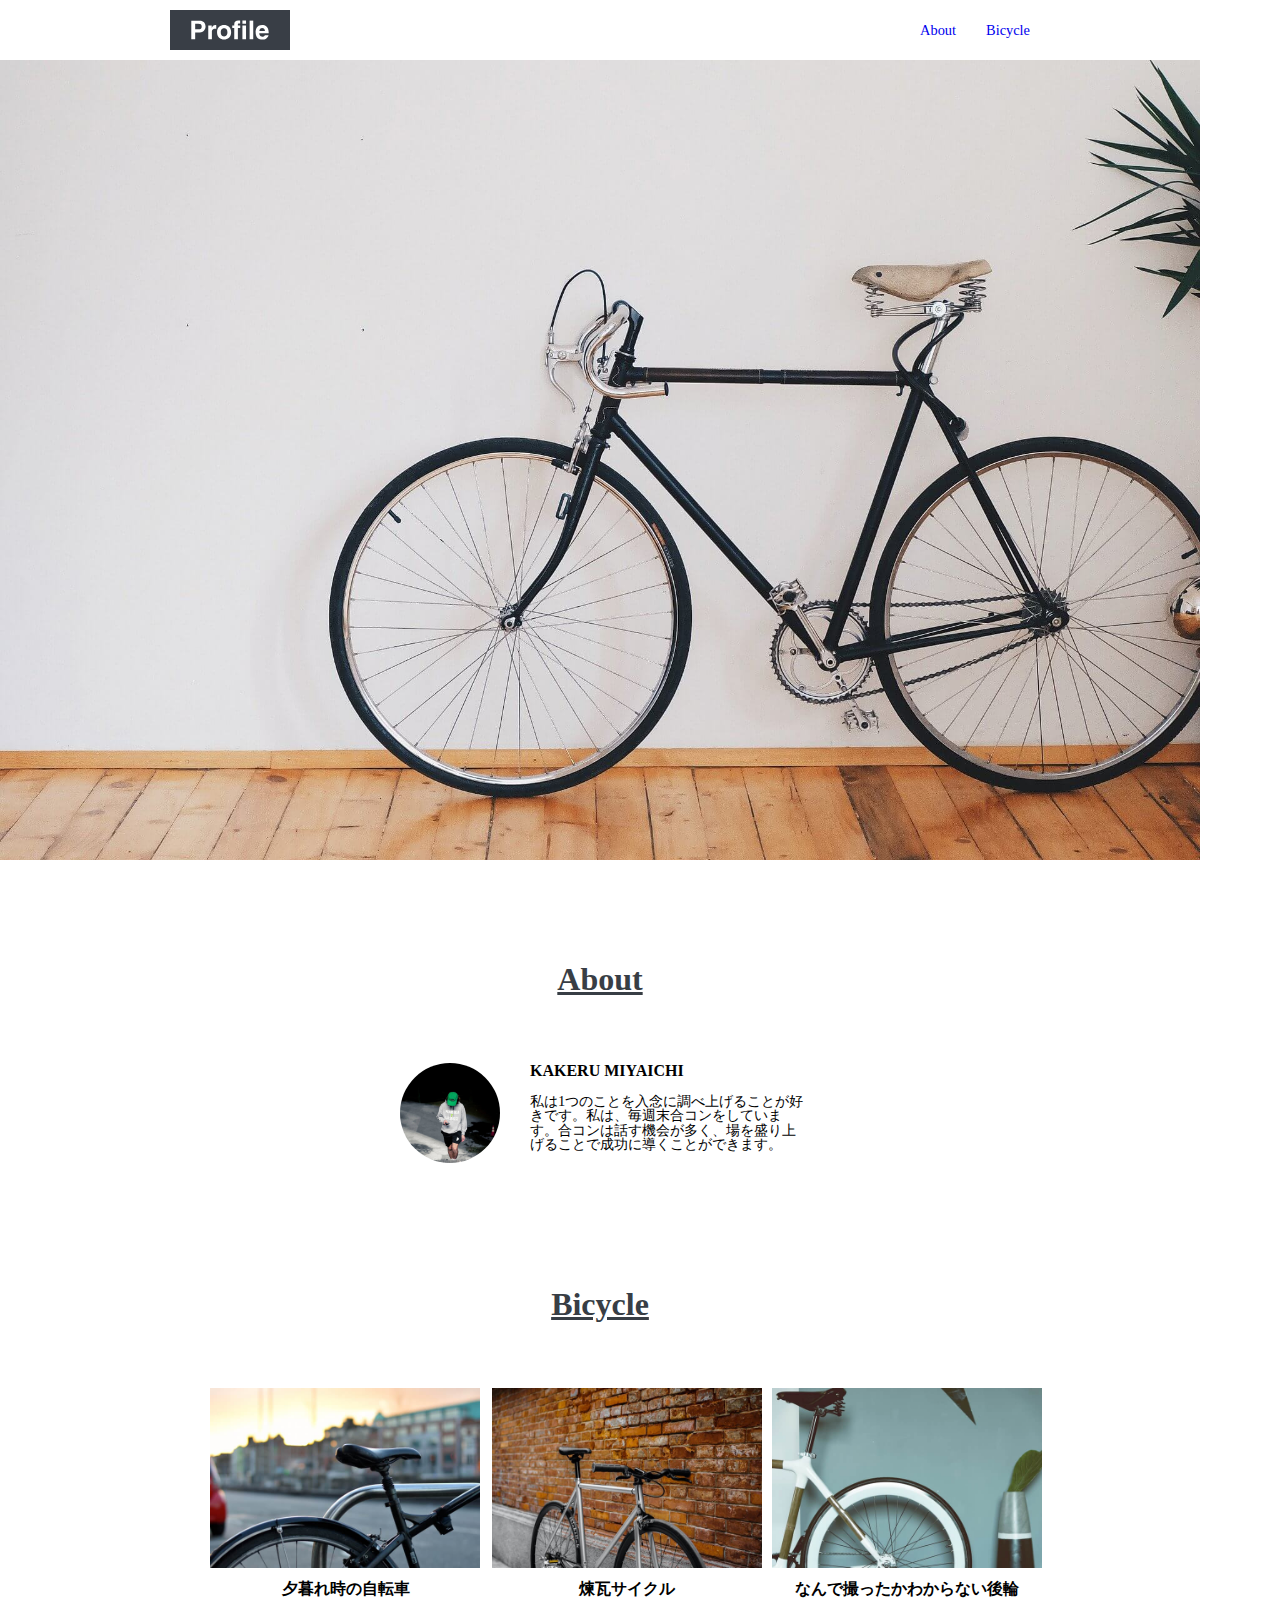
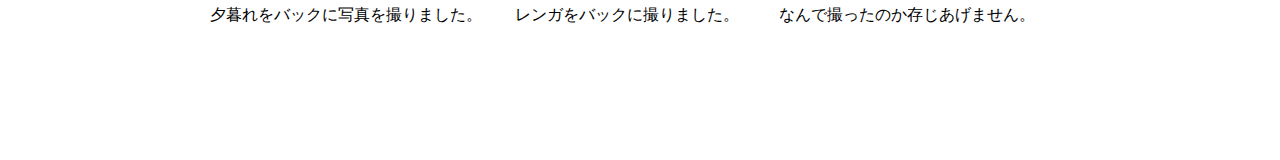
<file: ポートフォリオ/模写コーディング/index.html>
<!DOCTYPE html>
<html lang="ja">
<head>	
 <meta charset="utf-8">
 <title>プロフィール</title>
 <meta name="description" content="サイトの概要を記載">
 <link rel="stylesheet" href="stylesheet.css">
</head>
<body>
    <header>
        <div class="header-left">
            <a href="#"><img src="img\image1 (1).svg"  alt=""></a>
        </div>
        <div class="header-right">
            <ul class="sub-menu">
                <li><a href="#">About</a></li>
                <li><a href="#">Bicycle</a></li>
            </ul>
        </div>
    </header>

    <main>
        <div class="photo">
            <img src="img\image2 (1).jpg" alt="">
        </div>

        <div class="main-wrapper">
            <h2 class="section-tittle">About</h2>
                <div class="content">
                    <img src="img\image3.jpg" alt="">
                    <h3 class="cotents-tittle">KAKERU MIYAICHI</h3>
                    <p class="text">私は1つのことを入念に調べ上げることが好きです。私は、毎週末合コンをしています。合コンは話す機会が多く、場を盛り上げることで成功に導くことができます。</p>
                </div>
        </div>

        <div class="bicycle-wrapper">
            <h2 class="section-tittle">Bicycle</h2>
            <div class="bicycle-content1">
                <img src="img\image4.jpg" alt="">
                <h3>夕暮れ時の自転車</h3>
                <p>夕暮れをバックに写真を撮りました。</p>
            </div>

            <div class="bicycle-content2">
                <img src="img\image5.jpg" alt="">
                <h3>煉瓦サイクル</h3>
                <p>レンガをバックに撮りました。</p>
            </div>

            <div class="bicycle-content3">
                <img src="img\image6.jpg" alt="">
                <h3>なんで撮ったかわからない後輪</h3>
                <p>なんで撮ったのか存じあげません。</p>
            </div>

        </div>

    </main>

</body>
</html>
</file>
<file: ポートフォリオ/模写コーディング/stylesheet.css>
/*
html5doctor.com Reset Stylesheet
v1.6.1
Last Updated: 2010-09-17
Author: Richard Clark - http://richclarkdesign.com
Twitter: @rich_clark
*/

html, body, div, span, object, iframe,
h1, h2, h3, h4, h5, h6, p, blockquote, pre,
abbr, address, cite, code,
del, dfn, em, img, ins, kbd, q, samp,
small, strong, sub, sup, var,
b, i,
dl, dt, dd, ol, ul, li,
fieldset, form, label, legend,
table, caption, tbody, tfoot, thead, tr, th, td,
article, aside, canvas, details, figcaption, figure,
footer, header, hgroup, menu, nav, section, summary,
time, mark, audio, video {
    margin:0;
    padding:0;
    border:0;
    outline:0;
    font-size:100%;
    vertical-align:baseline;
    background:transparent;
}

body {
    line-height:1;
}

article,aside,details,figcaption,figure,
footer,header,hgroup,menu,nav,section {
    display:block;
}

nav ul {
    list-style:none;
}

blockquote, q {
    quotes:none;
}

blockquote:before, blockquote:after,
q:before, q:after {
    content:'';
    content:none;
}

a {
    margin:0;
    padding:0;
    font-size:100%;
    vertical-align:baseline;
    background:transparent;
}

/* change colours to suit your needs */
ins {
    background-color:#ff9;
    color:#000;
    text-decoration:none;
}

/* change colours to suit your needs */
mark {
    background-color:#ff9;
    color:#000;
    font-style:italic;
    font-weight:bold;
}

del {
    text-decoration: line-through;
}

abbr[title], dfn[title] {
    border-bottom:1px dotted;
    cursor:help;
}

table {
    border-collapse:collapse;
    border-spacing:0;
}

/* change border colour to suit your needs */
hr {
    display:block;
    height:1px;
    border:0;  
    border-top:1px solid #cccccc;
    margin:1em 0;
    padding:0;
}

input, select {
    vertical-align:middle;
}

header {
    width: 1200px;
    height: 60px;
    
}

.header-left img {
    width: 120px;
    height: 40px;
    float: left;
    margin: 10px 0 0 170px;
}

li {
    list-style: none;
}

a {
    text-decoration: none;
}

.sub-menu {
    float: right;
    margin-right: 140px;
}

.sub-menu li {
    font-size: 14.4px;
    color: #242924;
    float: left;
    margin: 23px 30px 0 0;
}

.sub-menu li:hover {
    opacity: 0.5;
}

main {
    width: 1200px;
    height: 1700px;
}

.photo img {
    width: 1200px;
    margin-bottom: 100px;
}

.main-wrapper {
    height: 215px;
    margin-bottom: 110px;
}

.section-tittle {
    text-align: center;
    font-size: 32px;
    color: #383E45;
    margin-bottom: 60px;
    text-decoration: underline;
    height: 40px;
}

.content {
    width: 560px;
    margin-left: 400px;
}

.content img {
    width: 100px;
    height: 100px;
    float: left;
    margin-right: 30px;
    border-radius: 50%;
}

.cotents-tittle {
    font-size: 16px;
    margin: 10px 0;
}

.text {
    margin-top: 15px;
    font-size: 14.4px;
    width: 403.2px;
    height: 64.6px;
}

.bicycle-wrapper img {
    height: 180px;
    width: 270px;
}
.bicycle-content1 {
    float: left;
    margin-left: 210px;
}

.bicycle-content2 {
    float: left;
    margin: 0px 10px;
}

.bicycle-content3 {
    float: left;
}

.bicycle-wrapper h3 {
    text-align: center;
    margin: 10px 0px;
}

.bicycle-wrapper p {
    text-align: center;
    
}
</file>
